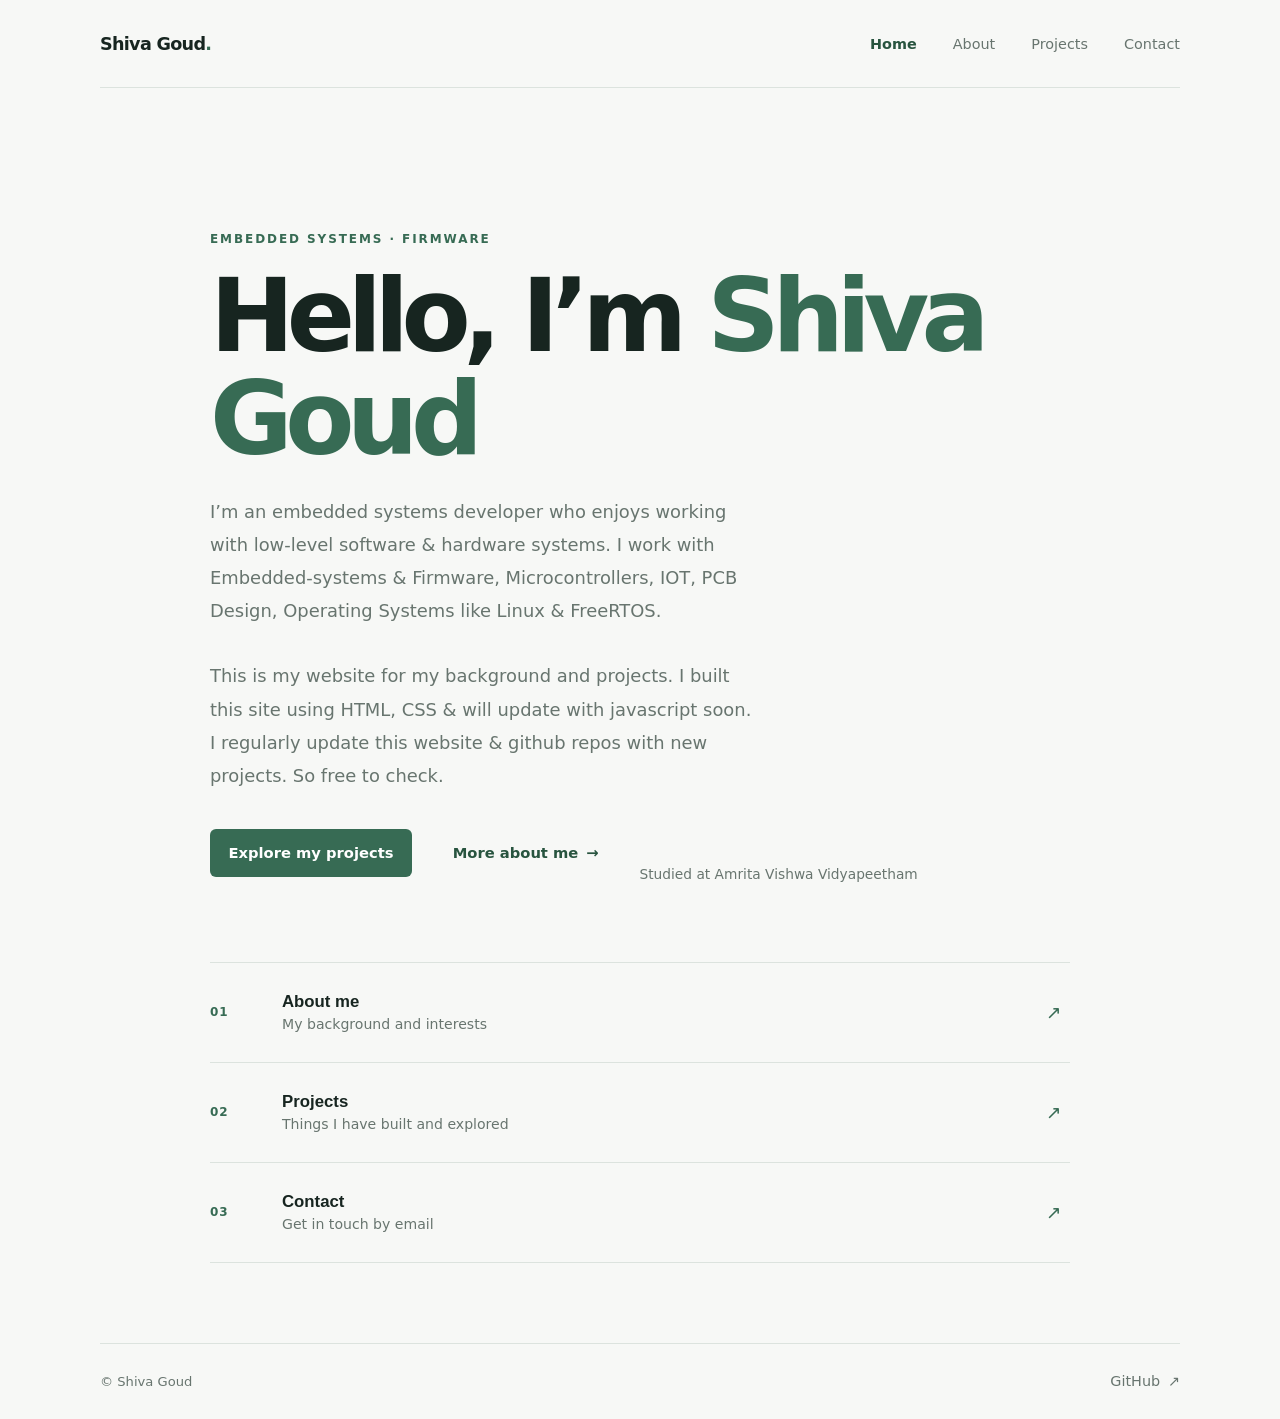
<file: index.html>
<!doctype html>
<html lang="en">
<head>
  <meta charset="utf-8">
  <meta name="viewport" content="width=device-width, initial-scale=1">
  <meta name="description" content="The personal website of Shivan Goud, an embedded systems developer interested in embedded systems and firmware.">
  <title>Shiva Goud | Home</title>
  <link rel="stylesheet" href="assets/styles.css">
</head>
<body>
  <header class="site-header">
    <a class="brand" href="index.html" aria-label="Shiva Goud home">Shiva Goud<span>.</span></a>
    <nav aria-label="Main navigation">
      <a href="index.html" aria-current="page">Home</a>
      <a href="about.html">About</a>
      <a href="projects.html">Projects</a>
      <a href="contact.html">Contact</a>
    </nav>
  </header>

  <main>
    <section class="hero">
      <p class="eyebrow">Embedded systems · Firmware</p>
      <h1>Hello, I’m <span>Shiva Goud </span></h1>
      <p class="hero-copy">I’m an embedded systems developer who enjoys working with low-level software & hardware systems. I work with Embedded-systems & Firmware, Microcontrollers, IOT, PCB Design, Operating Systems like Linux & FreeRTOS.<br>


      <p class="hero-copy">This is my website for my background and projects. I built this site using HTML, CSS & will update with javascript soon. I regularly update this website & github repos with new projects. So free to check.  </p>
      <div class="actions">
      <div class="actions">
        <a class="button button-primary" href="projects.html">Explore my projects</a>
        <a class="button button-quiet" href="about.html">More about me <span aria-hidden="true">→</span></a>
      </div>
      <p class="location-note">Studied at Amrita Vishwa Vidyapeetham</p>
    </section>

    <section class="home-links" aria-label="Explore the website">
      <a class="link-card" href="about.html">
        <span class="card-number">01</span>
        <span><strong>About me</strong><small>My background and interests</small></span>
        <span class="card-arrow" aria-hidden="true">↗</span>
      </a>
      <a class="link-card" href="projects.html">
        <span class="card-number">02</span>
        <span><strong>Projects</strong><small>Things I have built and explored</small></span>
        <span class="card-arrow" aria-hidden="true">↗</span>
      </a>
      <a class="link-card" href="contact.html">
        <span class="card-number">03</span>
        <span><strong>Contact</strong><small>Get in touch by email</small></span>
        <span class="card-arrow" aria-hidden="true">↗</span>
      </a>
    </section>
  </main>

  <footer class="site-footer">
    <span>© Shiva Goud</span>
    <a href="https://github.com/shivaninja" target="_blank" rel="noopener noreferrer">GitHub <span aria-hidden="true">↗</span></a>
  </footer>
</body>
</html>
</file>
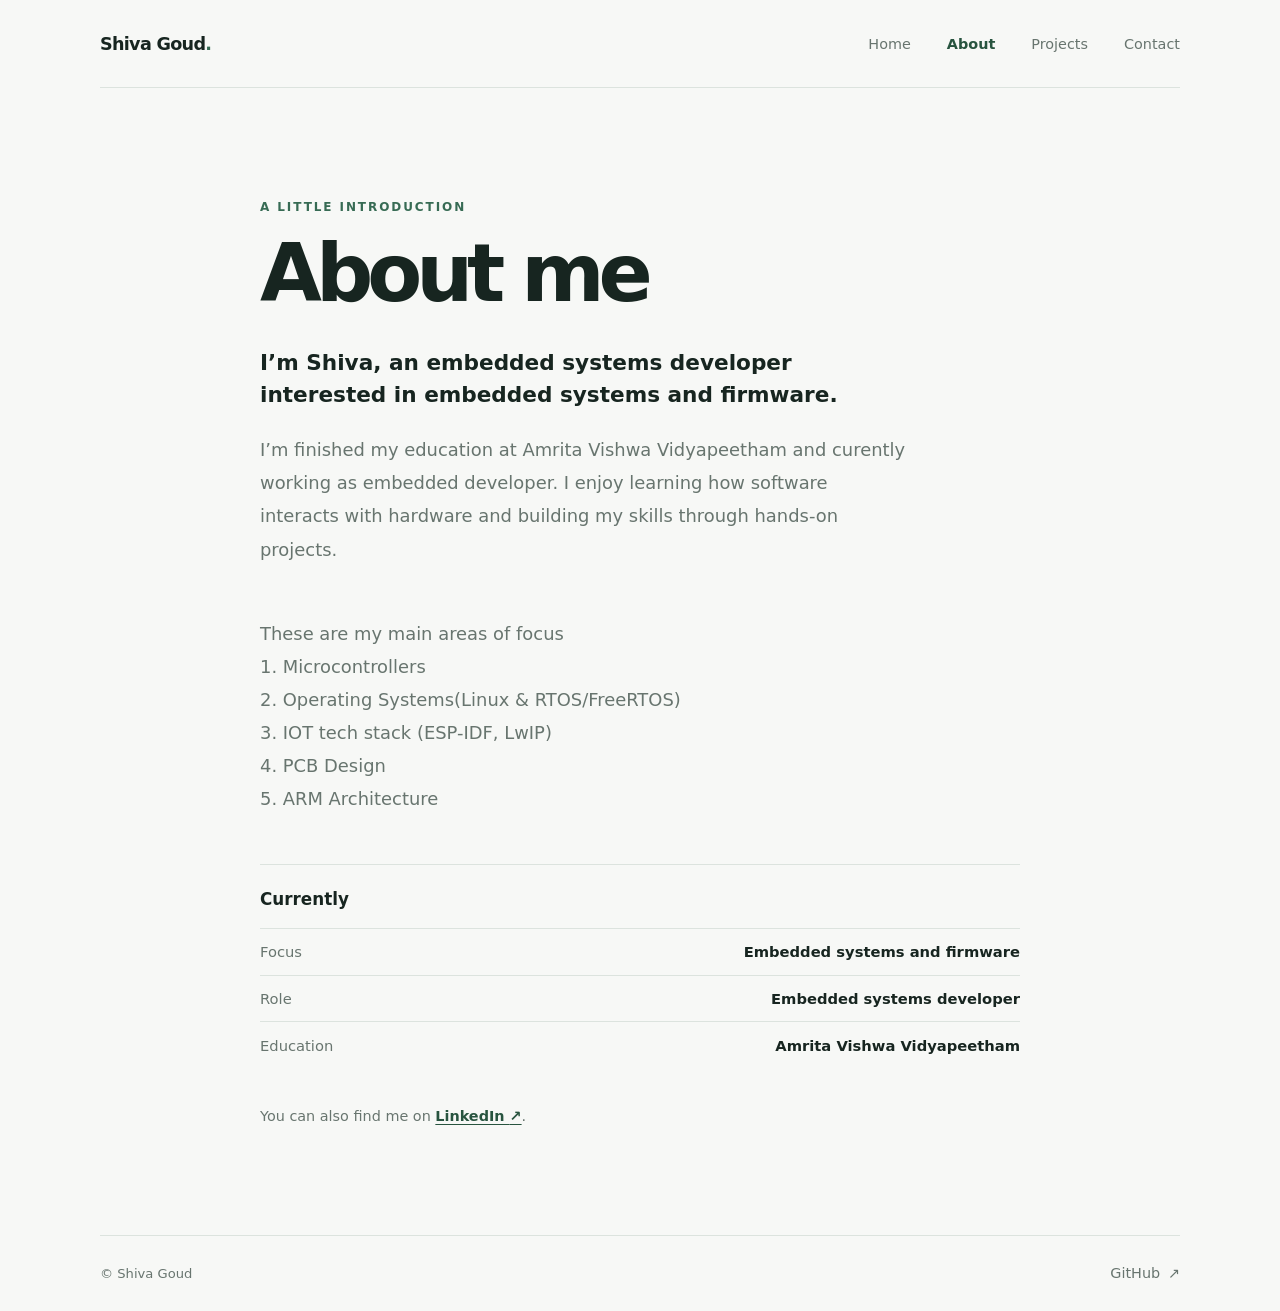
<file: about.html>
<!doctype html>
<html lang="en">
<head>
  <meta charset="utf-8">
  <meta name="viewport" content="width=device-width, initial-scale=1">
  <meta name="description" content="Learn about Shiva Goud's education and interest in embedded systems and firmware.">
  <title>About | Shiva Goud</title>
  <link rel="stylesheet" href="assets/styles.css">
</head>
<body>
  <header class="site-header">
    <a class="brand" href="index.html" aria-label="Shiva Goud home">Shiva Goud<span>.</span></a>
    <nav aria-label="Main navigation">
      <a href="index.html">Home</a>
      <a href="about.html" aria-current="page">About</a>
      <a href="projects.html">Projects</a>
      <a href="contact.html">Contact</a>
    </nav>
  </header>

  <main class="page-main">
    <p class="eyebrow">A little introduction</p>
    <h1>About me</h1>
    <div class="page-copy">
      <p class="lead">I’m Shiva, an embedded systems developer interested in embedded systems and firmware.</p>
      <p>I’m finished my education at Amrita Vishwa Vidyapeetham and curently working as embedded developer. I enjoy learning how software interacts with hardware and building my skills through hands-on projects.</p>
      <br> These are my main areas of focus
      <br> 1. Microcontrollers
      <br> 2. Operating Systems(Linux & RTOS/FreeRTOS)
      <br> 3. IOT tech stack (ESP-IDF, LwIP)
      <br> 4. PCB Design
      <br> 5. ARM Architecture
    </p>
    </div>

    <section class="detail-block">
      <h2>Currently</h2>
      <ul class="detail-list">
        <li><span>Focus</span><strong>Embedded systems and firmware</strong></li>
        <li><span>Role</span><strong>Embedded systems developer</strong></li>
        <li><span>Education</span><strong>Amrita Vishwa Vidyapeetham</strong></li>
      </ul>
    </section>

    <p class="source-note">You can also find me on <a href="https://www.linkedin.com/in/shiva-goud-2a5585351/" target="_blank" rel="noopener noreferrer">LinkedIn <span aria-hidden="true">↗</span></a>.</p>
  </main>

  <footer class="site-footer">
    <span>© Shiva Goud</span>
    <a href="https://github.com/shivaninja" target="_blank" rel="noopener noreferrer">GitHub <span aria-hidden="true">↗</span></a>
  </footer>
</body>
</html>
</file>
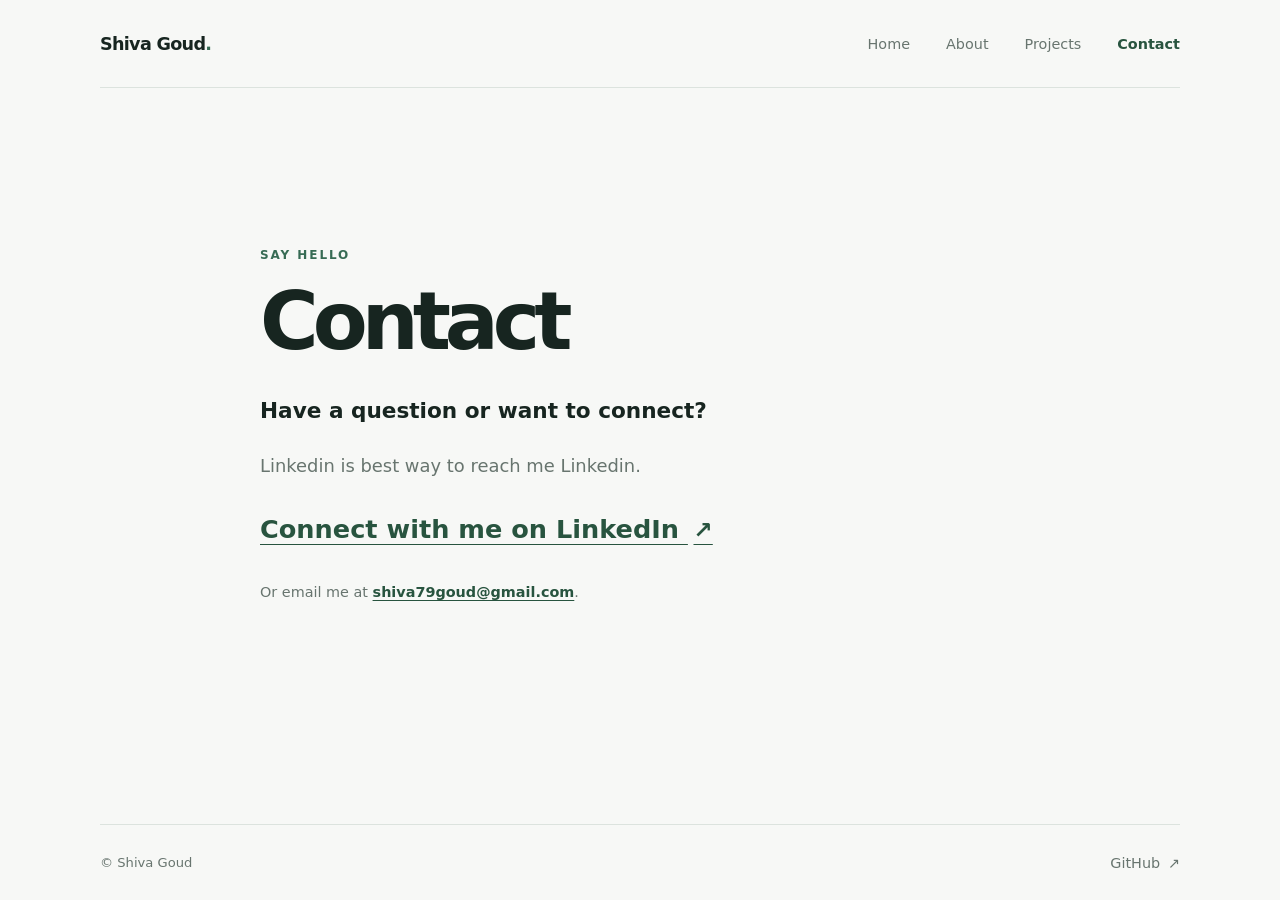
<file: contact.html>
<!doctype html>
<html lang="en">
<head>
  <meta charset="utf-8">
  <meta name="viewport" content="width=device-width, initial-scale=1">
  <meta name="description" content="Contact Shiva Goud by email.">
  <title>Contact | Shiva Goud</title>
  <link rel="stylesheet" href="assets/styles.css">
</head>
<body>
  <header class="site-header">
    <a class="brand" href="index.html" aria-label="Shiva Goud home">Shiva Goud<span>.</span></a>
    <nav aria-label="Main navigation">
      <a href="index.html">Home</a>
      <a href="about.html">About</a>
      <a href="projects.html">Projects</a>
      <a href="contact.html" aria-current="page">Contact</a>
    </nav>
  </header>

  <main class="page-main contact-main">
    <p class="eyebrow">Say hello</p>
    <h1>Contact</h1>
    <div class="page-copy">
      <p class="lead">Have a question or want to connect?</p>
      <p>Linkedin is best way to reach me Linkedin.</p>
    </div>
    <a class="email-link" href="https://www.linkedin.com/in/shiva-goud-2a5585351/" target="_blank" rel="noopener noreferrer">Connect with me on LinkedIn <span aria-hidden="true">↗</span></a>
    <p class="source-note">Or email me at <a href="mailto:shiva79goud@gmail.com">shiva79goud@gmail.com</a>.</p>
  </main>

  <footer class="site-footer">
    <span>© Shiva Goud</span>
    <a href="https://github.com/shivaninja" target="_blank" rel="noopener noreferrer">GitHub <span aria-hidden="true">↗</span></a>
  </footer>
</body>
</html>
</file>
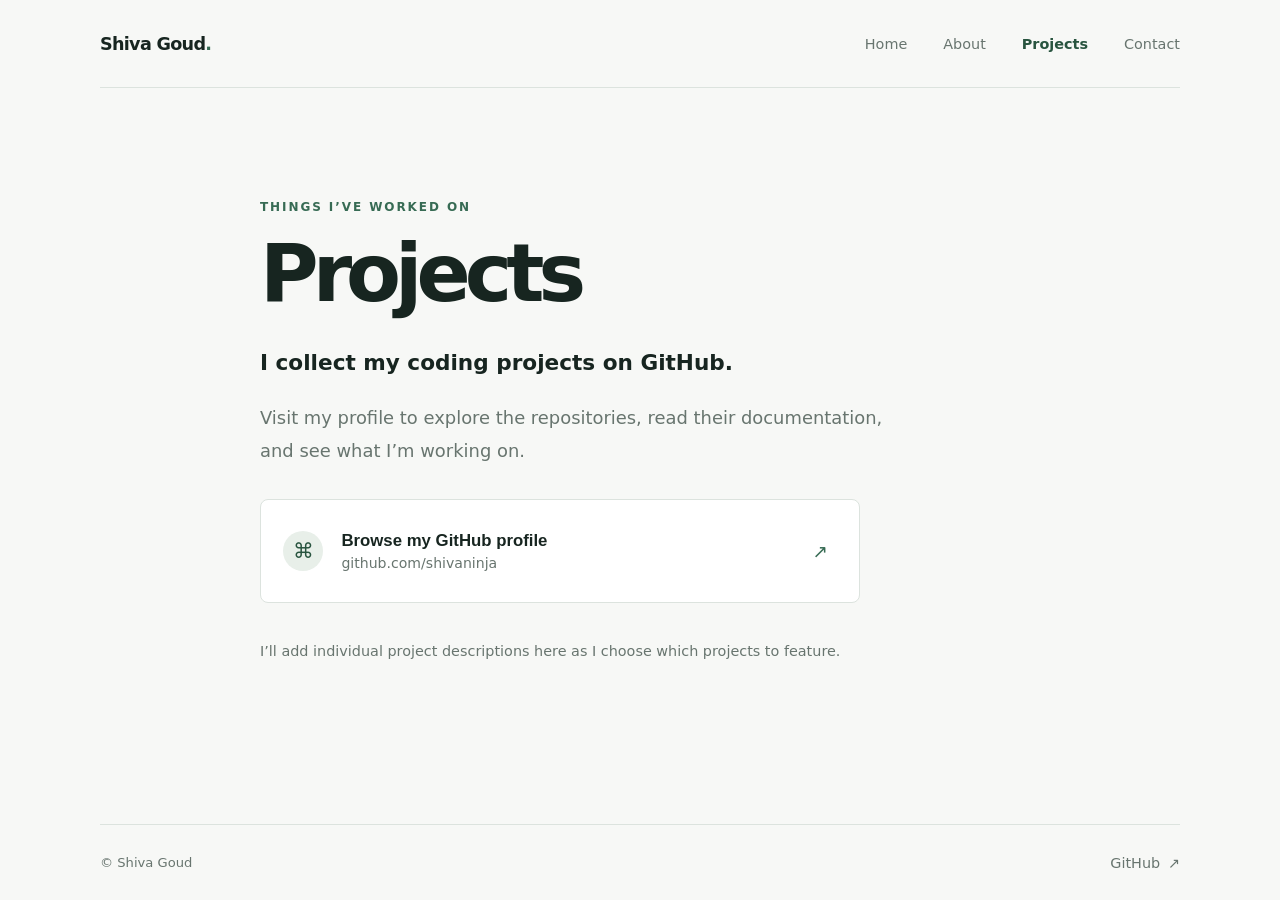
<file: projects.html>
<!doctype html>
<html lang="en">
<head>
  <meta charset="utf-8">
  <meta name="viewport" content="width=device-width, initial-scale=1">
  <meta name="description" content="Explore Shiva Goud's projects on GitHub.">
  <title>Projects | Shiva Goud</title>
  <link rel="stylesheet" href="assets/styles.css">
</head>
<body>
  <header class="site-header">
    <a class="brand" href="index.html" aria-label="Shiva Goud home">Shiva Goud<span>.</span></a>
    <nav aria-label="Main navigation">
      <a href="index.html">Home</a>
      <a href="about.html">About</a>
      <a href="projects.html" aria-current="page">Projects</a>
      <a href="contact.html">Contact</a>
    </nav>
  </header>

  <main class="page-main">
    <p class="eyebrow">Things I’ve worked on</p>
    <h1>Projects</h1>
    <div class="page-copy">
      <p class="lead">I collect my coding projects on GitHub.</p>
      <p>Visit my profile to explore the repositories, read their documentation, and see what I’m working on.</p>
    </div>

    <a class="feature-link" href="https://github.com/shivaninja" target="_blank" rel="noopener noreferrer">
      <span class="feature-icon" aria-hidden="true">⌘</span>
      <span><strong>Browse my GitHub profile</strong><small>github.com/shivaninja</small></span>
      <span class="card-arrow" aria-hidden="true">↗</span>
    </a>
    <p class="source-note">I’ll add individual project descriptions here as I choose which projects to feature.</p>
  </main>

  <footer class="site-footer">
    <span>© Shiva Goud</span>
    <a href="https://github.com/shivaninja" target="_blank" rel="noopener noreferrer">GitHub <span aria-hidden="true">↗</span></a>
  </footer>
</body>
</html>
</file>
<file: assets/styles.css>
:root {
  color-scheme: light;
  --paper: #f7f8f6;
  --ink: #172520;
  --muted: #68756f;
  --line: #dce3de;
  --green: #376b54;
  --green-dark: #28543f;
  --soft-green: #e8efe9;
  font-family: system-ui, -apple-system, BlinkMacSystemFont, 'Segoe UI', sans-serif;
  font-synthesis: none;
  text-rendering: optimizeLegibility;
}

* { box-sizing: border-box; }

body {
  min-height: 100vh;
  margin: 0;
  display: flex;
  flex-direction: column;
  background: var(--paper);
  color: var(--ink);
}

a { color: inherit; }

.site-header, .site-footer {
  width: min(100% - 3rem, 1080px);
  margin-inline: auto;
  display: flex;
  align-items: center;
  justify-content: space-between;
}

.site-header {
  min-height: 88px;
  border-bottom: 1px solid var(--line);
}

.brand {
  color: var(--ink);
  font-family: system-ui, -apple-system, BlinkMacSystemFont, 'Segoe UI', sans-serif;
  font-size: 1.1rem;
  font-weight: 800;
  letter-spacing: -.04em;
  text-decoration: none;
}

.brand span { color: var(--green); }

nav { display: flex; gap: clamp(1rem, 3vw, 2.25rem); }

nav a, .site-footer a {
  color: var(--muted);
  font-size: .9rem;
  text-decoration: none;
  transition: color .18s ease;
}

nav a:hover, nav a[aria-current="page"], .site-footer a:hover { color: var(--green-dark); }
nav a[aria-current="page"] { font-weight: 700; }

main { flex: 1; }

.hero, .home-links, .page-main {
  width: min(100% - 3rem, 860px);
  margin-inline: auto;
}

.hero { padding: clamp(5.5rem, 13vw, 9rem) 0 5rem; }

.eyebrow {
  margin: 0 0 1.2rem;
  color: var(--green);
  font-size: .75rem;
  font-weight: 700;
  letter-spacing: .16em;
  text-transform: uppercase;
}

h1, h2, h3, p { margin-top: 0; }

h1 {
  max-width: 800px;
  margin-bottom: 1.5rem;
  font-family: system-ui, -apple-system, BlinkMacSystemFont, 'Segoe UI', sans-serif;
  font-size: clamp(3rem, 9vw, 6.3rem);
  font-weight: 600;
  letter-spacing: -.075em;
  line-height: 1.02;
}

h1 span { color: var(--green); }

.hero-copy, .page-copy {
  max-width: 600px;
  color: var(--muted);
  font-size: 1.12rem;
  line-height: 1.85;
}

.hero-copy { max-width: 550px; margin-bottom: 2rem; }
.actions { display: flex; flex-wrap: wrap; align-items: center; gap: .9rem 1.4rem; }

.button {
  min-height: 48px;
  padding: .8rem 1.15rem;
  display: inline-flex;
  align-items: center;
  justify-content: center;
  border-radius: 6px;
  font-size: .92rem;
  font-weight: 600;
  text-decoration: none;
  transition: background .18s ease, color .18s ease, transform .18s ease;
}

.button:hover { transform: translateY(-2px); }
.button-primary { background: var(--green); color: white; }
.button-primary:hover { background: var(--green-dark); }
.button-quiet { color: var(--green-dark); }
.button-quiet:hover { background: var(--soft-green); }
.button-quiet span { margin-left: .5rem; }

.location-note { margin: 2.6rem 0 0; color: var(--muted); font-size: .86rem; }
.home-links { margin-bottom: 5rem; border-top: 1px solid var(--line); }

.link-card {
  min-height: 100px;
  display: grid;
  grid-template-columns: 56px 1fr 24px;
  align-items: center;
  gap: 1rem;
  border-bottom: 1px solid var(--line);
  text-decoration: none;
  transition: padding .2s ease, background .2s ease;
}

.link-card:hover { padding-inline: .75rem; background: var(--soft-green); }
.card-number { color: var(--green); font-size: .75rem; font-weight: 700; letter-spacing: .08em; }
.link-card strong, .feature-link strong { display: block; font-family: 'Manrope', sans-serif; font-size: 1.05rem; }
.link-card small, .feature-link small { display: block; margin-top: .25rem; color: var(--muted); font-size: .88rem; }
.card-arrow { color: var(--green); font-size: 1.15rem; }

.page-main { max-width: 760px; padding: clamp(4rem, 10vw, 7rem) 0 6rem; }
.page-main h1 { margin-bottom: 2rem; font-size: clamp(3rem, 8vw, 5rem); }
.page-copy { max-width: 650px; }
.page-copy .lead { color: var(--ink); font-family: system-ui, -apple-system, BlinkMacSystemFont, 'Segoe UI', sans-serif; font-size: 1.35rem; font-weight: 600; line-height: 1.5; }
.page-copy p:last-child { margin-bottom: 0; }

.detail-block { margin-top: 3rem; padding-top: 1.5rem; border-top: 1px solid var(--line); }
.detail-block h2 { margin-bottom: 1.2rem; font-family: system-ui, -apple-system, BlinkMacSystemFont, 'Segoe UI', sans-serif; font-size: 1.05rem; }
.detail-list { margin: 0; padding: 0; list-style: none; }
.detail-list li { display: flex; justify-content: space-between; gap: 1rem; padding: .9rem 0; border-top: 1px solid var(--line); font-size: .92rem; }
.detail-list li span { color: var(--muted); }
.detail-list li strong { text-align: right; font-weight: 600; }

.source-note { margin-top: 2.5rem; color: var(--muted); font-size: .9rem; }
.source-note a { color: var(--green-dark); font-weight: 600; text-decoration-thickness: 1px; text-underline-offset: 3px; }
.feature-link {
  max-width: 600px;
  min-height: 104px;
  margin-top: 2rem;
  padding: 1.2rem 1.4rem;
  display: grid;
  grid-template-columns: 42px 1fr 24px;
  align-items: center;
  gap: 1rem;
  border: 1px solid var(--line);
  border-radius: 8px;
  background: white;
  text-decoration: none;
  transition: border-color .2s ease, transform .2s ease;
}

.feature-link:hover { transform: translateY(-2px); border-color: var(--green); }
.feature-icon { width: 40px; height: 40px; display: grid; place-items: center; border-radius: 50%; background: var(--soft-green); color: var(--green-dark); font-size: 1.3rem; }
.contact-main { padding-top: clamp(5rem, 14vw, 10rem); }
.email-link { display: inline-block; margin-top: 2rem; color: var(--green-dark); font-family: system-ui, -apple-system, BlinkMacSystemFont, 'Segoe UI', sans-serif; font-size: clamp(1.1rem, 4vw, 1.6rem); font-weight: 700; text-decoration-thickness: 1px; text-underline-offset: 6px; overflow-wrap: anywhere; }
.email-link span { margin-left: .35rem; font-size: .9em; }

.site-footer { min-height: 76px; border-top: 1px solid var(--line); color: var(--muted); font-size: .82rem; }
.site-footer a span { margin-left: .2rem; }

a:focus-visible { outline: 3px solid #83a994; outline-offset: 4px; border-radius: 3px; }

@media (max-width: 600px) {
  .site-header, .site-footer { width: min(100% - 2rem, 1080px); }
  .site-header { min-height: 78px; align-items: flex-start; flex-direction: column; justify-content: center; gap: .8rem; padding: .8rem 0; }
  nav { width: 100%; justify-content: space-between; gap: .5rem; }
  nav a { font-size: .82rem; }
  .hero, .home-links, .page-main { width: min(100% - 2rem, 860px); }
  .hero { padding: 5rem 0 4rem; }
  .link-card { grid-template-columns: 36px 1fr 20px; gap: .7rem; }
  .detail-list li { flex-direction: column; gap: .3rem; }
  .detail-list li strong { text-align: left; }
}

@media (prefers-reduced-motion: reduce) {
  *, *::before, *::after { scroll-behavior: auto !important; transition-duration: .01ms !important; }
}
</file>
